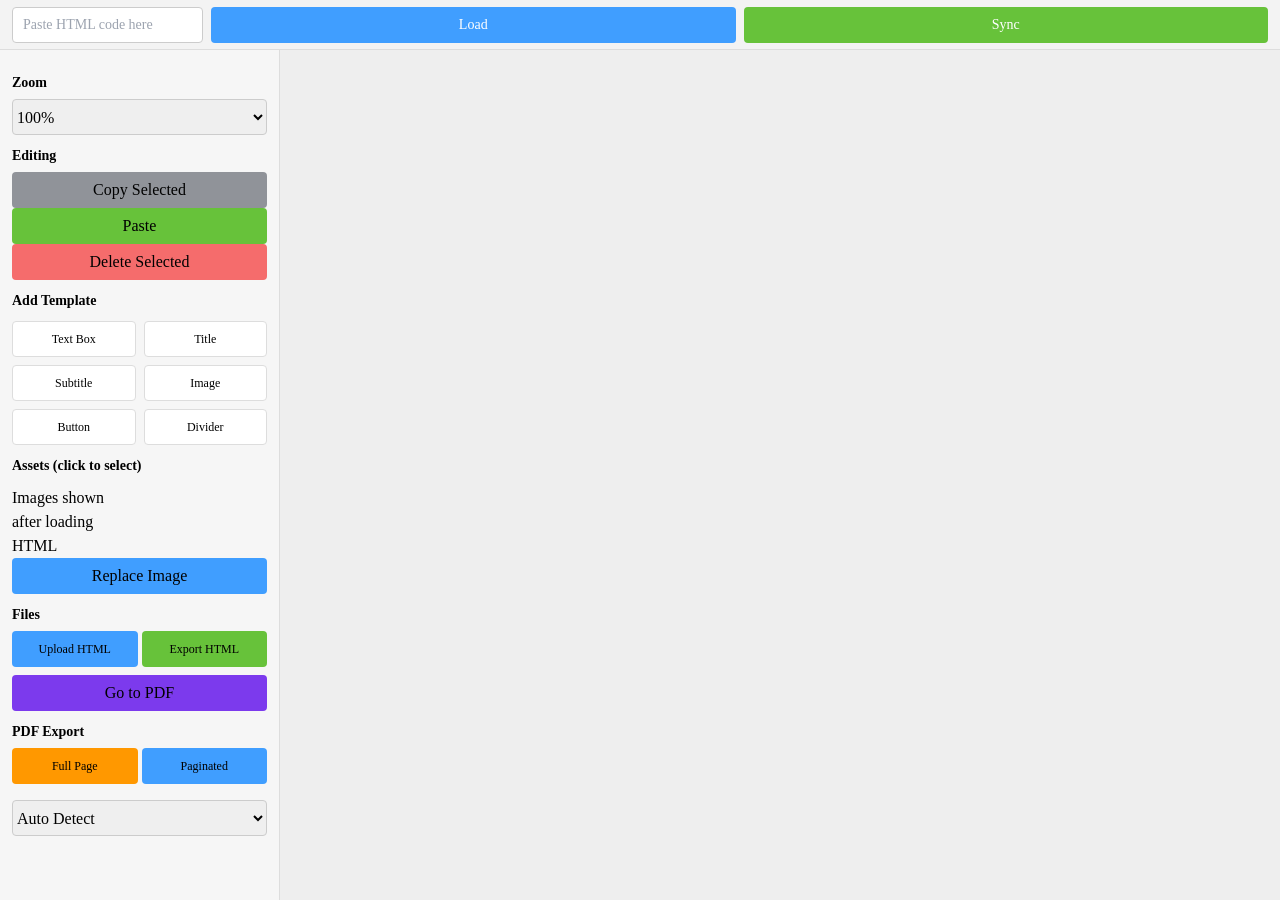
<file: editor-en.html>
<!DOCTYPE html>
<html lang="en">
<head>
<meta charset="UTF-8">
<meta name="viewport" content="width=device-width, initial-scale=1.0">
<title>HTML Editor</title>
<!-- 新增Tailwind CSS CDN支持 -->
<script src="lib/tailwind.js"></script>
<link href="fonts/google-fonts.css" rel="stylesheet"/>
<link href="fonts/material-icons.css" rel="stylesheet"/>
<script src="lib/html2canvas.min.js"></script>
<script src="lib/jspdf.umd.min.js"></script>
<style>
* {margin:0;padding:0;box-sizing:border-box;}
html,body {height:100%;font-family:Microsoft YaHei;overflow:hidden;}

.top-bar {
  position: fixed;
  top: 0;
  left: 0;
  right: 0;
  height: 50px;
  background: #f3f3f3;
  border-bottom: 1px solid #ddd;
  display: flex;
  align-items: center;
  padding: 0 12px;
  gap: 8px;
  z-index: 10;
}
#htmlInput {
  flex: 1;
  height: 36px;
  padding: 0 10px;
  border: 1px solid #ccc;
  border-radius: 4px;
  font-size: 14px;
}
.btn {
  height: 36px;
  padding: 0 14px;
  border: none;
  border-radius: 4px;
  color: white;
  cursor: pointer;
  font-size: 14px;
}
.btn-load { background: #409eff; }
.btn-sync { background: #67c23a; }

.main {
  display: flex;
  height: calc(100vh - 50px);
  margin-top: 50px;
  overflow: hidden;
}

.left {
  width: 280px;
  background: #f6f6f6;
  border-right: 1px solid #ddd;
  padding: 12px;
  overflow-y: auto;
  flex-shrink: 0;
}
.tit {
  font-weight: bold;
  margin: 10px 0 6px;
  font-size: 14px;
}
select, button {
  width: 100%;
  height: 36px;
  border-radius: 4px;
  border: 1px solid #ccc;
  margin-bottom: 8px;
}
button {
  color: white;
  border: none;
  cursor: pointer;
}
.btn-primary { background: #409eff; }
.btn-success { background: #67c23a; }
.btn-warning { background: #ff9800; }
.btn-danger { background: #f56c6c; }
.btn-copy { background: #909399; }
.btn-gopdf { background: #7c3aed; }
.btn-file {
  display: flex;
  gap: 4px;
  margin-bottom: 8px;
}
.btn-file button {
  width: 50%;
  font-size: 12px;
  padding: 0;
}
.btn-pdf-option {
  display: flex;
  gap: 4px;
  margin-bottom: 8px;
}
.btn-pdf-option button {
  width: 50%;
  font-size: 12px;
  padding: 0;
}

.imgs {
  display: grid;
  grid-template-columns: 1fr 1fr;
  gap: 6px;
  margin-top: 10px;
}
.thumb {
  width: 100%;
  aspect-ratio: 16/9;
  object-fit: cover;
  border-radius: 4px;
  cursor: pointer;
  border: 2px solid transparent;
}
.thumb.active {
  border-color: #409eff;
}

.template-list {
  display: grid;
  grid-template-columns: 1fr 1fr;
  gap: 8px;
  margin-top: 10px;
}
.template-item {
  padding: 8px;
  background: white;
  border: 1px solid #ddd;
  border-radius: 4px;
  text-align: center;
  cursor: pointer;
  font-size: 12px;
}
.template-item:hover {
  border-color: #409eff;
  background: #ecf5ff;
}

.right {
  flex: 1;
  background: #eee;
  padding: 20px;
  overflow: auto !important;
  display: block;
  position: relative;
}
#stage-container {
  width: fit-content;
  min-width: 100%;
  display: flex;
  justify-content: center;
}
#stage {
  background: #fff;
  transform-origin: top left !important;
  position: relative;
  box-shadow: 0 2px 10px rgba(0,0,0,0.1);
  overflow: visible !important;
  width: fit-content !important;
  height: fit-content !important;
}

#stage [contenteditable]::selection,
#stage ::selection {
  background: rgba(64, 158, 255, 0.2);
}
#stage .selected-element {
  outline: 2px dashed #409eff !important;
  position: relative;
  cursor: move;
}

#file {display: none;}
#htmlFile {display: none;}
.loading-mask {
  position: fixed;
  top: 0;
  left: 0;
  width: 100%;
  height: 100%;
  background: rgba(0,0,0,0.5);
  display: flex;
  align-items: center;
  justify-content: center;
  color: white;
  font-size: 18px;
  z-index: 9999;
  display: none;
}

#stage,
#stage *[contenteditable="true"],
#stage *:focus,
#stage *::selection {
    outline: none !important;
    border-color: transparent !important;
    box-shadow: none !important;
    -webkit-tap-highlight-color: transparent !important;
    caret-color: #333 !important;
}

#stage .material-icons {
    width: 1em !important;
    direction: rtl !important;
    font-family: 'Material Icons' !important;
}
#stage .title-font {
    font-family: "Source Code Pro", monospace !important;
}
#stage .subtitle-font {
    font-family: "Roboto Flex", sans-serif !important;
}
#stage .ppt-slide {
    width: 1280px !important;
    height: 720px !important;
    margin: 0 auto !important;
    box-sizing: border-box !important;
    position: relative !important;
}
</style>
</head>
<body>

<div class="top-bar">
  <input id="htmlInput" placeholder="Paste HTML code here">
  <button class="btn btn-load" id="loadBtn">Load</button>
  <button class="btn btn-sync" id="syncBtn">Sync</button>
</div>

<div class="loading-mask" id="loadingMask">
  <div>
    <div>Generating PDF...</div>
    <div style="font-size:14px;margin-top:10px;">Please wait...</div>
  </div>
</div>

<div class="main">
  <div class="left">
    <div class="tit">Zoom</div>
    <select id="zoom">
      <option value="0.3">30%</option>
      <option value="0.5">50%</option>
      <option value="0.7">70%</option>
      <option value="0.8">80%</option>
      <option value="1" selected>100%</option>
      <option value="fit">自动适应窗口</option>
    </select>

    <div class="tit">Editing</div>
    <button class="btn-copy" id="copyBtn">Copy Selected</button>
    <button class="btn-success" id="pasteBtn">Paste</button>
    <button class="btn-danger" id="deleteBtn">Delete Selected</button>

    <div class="tit">Add Template</div>
    <div class="template-list" id="templateList">
      <div class="template-item" data-type="text">Text Box</div>
      <div class="template-item" data-type="title">Title</div>
      <div class="template-item" data-type="subtitle">Subtitle</div>
      <div class="template-item" data-type="image">Image</div>
      <div class="template-item" data-type="button">Button</div>
      <div class="template-item" data-type="divider">Divider</div>
    </div>

    <div class="tit">Assets (click to select)</div>
    <div class="imgs" id="imgList">Images shown after loading HTML</div>

    <button class="btn-primary" id="replace">Replace Image</button>

    <div class="tit">Files</div>
    <div class="btn-file">
      <button class="btn-primary" id="uploadHtmlBtn">Upload HTML</button>
      <button class="btn-success" id="downloadHtmlBtn">Export HTML</button>
    </div>
    <input type="file" id="htmlFile" accept=".html,.htm,.txt">

    <button class="btn-gopdf" id="goPdfBtn">Go to PDF</button>

    <div class="tit">PDF Export</div>
    <div class="btn-pdf-option">
      <button class="btn-warning" id="pdfLongBtn">Full Page</button>
      <button class="btn-primary" id="pdfPageBtn">Paginated</button>
    </div>
    <select id="pdfOrientation" class="mt-2">
      <option value="auto">Auto Detect</option>
      <option value="portrait">Portrait</option>
      <option value="landscape">Landscape</option>
    </select>

    <input type="file" id="file" accept="image/*">
  </div>

  <div class="right">
    <div id="stage-container">
      <div id="stage" contenteditable="true"></div>
    </div>
  </div>
</div>

<script>
const { jsPDF } = window.jspdf;
const stage = document.getElementById('stage');
const stageContainer = document.getElementById('stage-container');
const htmlInput = document.getElementById('htmlInput');
const loadBtn = document.getElementById('loadBtn');
const syncBtn = document.getElementById('syncBtn');
const zoom = document.getElementById('zoom');
const imgList = document.getElementById('imgList');
const replace = document.getElementById('replace');
const file = document.getElementById('file');
const copyBtn = document.getElementById('copyBtn');
const pasteBtn = document.getElementById('pasteBtn');
const deleteBtn = document.getElementById('deleteBtn');
const templateList = document.getElementById('templateList');
const pdfLongBtn = document.getElementById('pdfLongBtn');
const pdfPageBtn = document.getElementById('pdfPageBtn');
const loadingMask = document.getElementById('loadingMask');
const pdfOrientation = document.getElementById('pdfOrientation');
const uploadHtmlBtn = document.getElementById('uploadHtmlBtn');
const downloadHtmlBtn = document.getElementById('downloadHtmlBtn');
const htmlFile = document.getElementById('htmlFile');
const goPdfBtn = document.getElementById('goPdfBtn');

let selectedImg = null;
let imgUrls = [];
let copiedHtml = '';
let selectedElement = null;

let isDragging = false;
let baseX = 0, baseY = 0;
let offsetX = 0, offsetY = 0;
let isEditing = false;

function initStageEvents() {
  stage.addEventListener('click', (e) => {
    if (isDragging) return;
    if (selectedElement) {
      selectedElement.classList.remove('selected-element');
    }
    if (e.target !== stage) {
      selectedElement = e.target;
      selectedElement.classList.add('selected-element');
      e.stopPropagation();
    } else {
      selectedElement = null;
    }
  });

  stage.addEventListener('dblclick', (e) => {
    e.stopPropagation();
    e.preventDefault();
    if (selectedElement) {
      selectedElement.classList.remove('selected-element');
      selectedElement = null;
    }
    isEditing = true;
    e.target.contentEditable = true;
    e.target.focus();
    const range = document.createRange();
    const sel = window.getSelection();
    range.selectNodeContents(e.target);
    range.collapse(true);
    sel.removeAllRanges();
    sel.addRange(range);
  });

  stage.addEventListener('mousedown', (e) => {
    if (!selectedElement || e.target !== selectedElement) return;
    if (isEditing) return;
    isDragging = true;
    selectedElement.style.position = 'relative';
    baseX = e.clientX;
    baseY = e.clientY;
    e.preventDefault();
  });

  document.addEventListener('mousemove', (e) => {
    if (!isDragging || !selectedElement) return;
    const dx = e.clientX - baseX;
    const dy = e.clientY - baseY;
    selectedElement.style.left = (offsetX + dx) + 'px';
    selectedElement.style.top = (offsetY + dy) + 'px';
  });

  document.addEventListener('mouseup', () => {
    if (isDragging && selectedElement) {
      offsetX = parseInt(selectedElement.style.left || 0);
      offsetY = parseInt(selectedElement.style.top || 0);
    }
    isDragging = false;
    isEditing = false;
  });

  stage.addEventListener('dragstart', (e) => {
    e.preventDefault();
  });

  stage.addEventListener('blur', () => {
    isEditing = false;
  });
}

function getRealContentSize() {
  const clone = stage.cloneNode(true);
  clone.style.visibility = 'hidden';
  clone.style.position = 'absolute';
  clone.style.transform = 'none';
  clone.style.top = '-9999px';
  clone.style.left = '-9999px';
  clone.style.width = 'auto';
  clone.style.height = 'auto';
  document.body.appendChild(clone);
  const rect = clone.getBoundingClientRect();
  const w = Math.ceil(rect.width);
  const h = Math.ceil(rect.height);
  document.body.removeChild(clone);
  return { width: w, height: h };
}

function getPDFOrientation(contentSize) {
  const selected = pdfOrientation.value;
  if (selected !== 'auto') return selected;
  return contentSize.width > contentSize.height ? 'landscape' : 'portrait';
}

function updateZoom() {
  const z = zoom.value;
  const { width: cw, height: ch } = getRealContentSize();
  const wrap = document.querySelector('.right');
  const pw = wrap.clientWidth - 40;
  const ph = wrap.clientHeight - 40;
  let scale = 1;
  if (z === 'fit') {
    const s1 = pw / cw;
    const s2 = ph / ch;
    scale = Math.min(s1, s2);
    scale = Math.max(scale, 0.1);
  } else {
    scale = parseFloat(z);
  }
  stage.style.transform = `scale(${scale})`;
  stageContainer.style.width = `${cw * scale}px`;
  stageContainer.style.height = `${ch * scale}px`;
}

loadBtn.onclick = () => {
  let htmlContent = htmlInput.value.trim();
  if (htmlContent.includes('<html') || htmlContent.includes('<head')) {
    const tempDiv = document.createElement('div');
    tempDiv.innerHTML = htmlContent;
    const bodyContent = tempDiv.querySelector('body')?.innerHTML || htmlContent;
    stage.innerHTML = bodyContent;
    stage.querySelectorAll('.material-icons').forEach(el => {
      el.style.fontFamily = 'Material Icons !important';
    });
  } else {
    stage.innerHTML = htmlContent;
  }
  setTimeout(() => {
    scanImages();
    updateZoom();
  }, 100);
};

syncBtn.onclick = () => {
  htmlInput.value = stage.innerHTML;
};

zoom.onchange = updateZoom;

copyBtn.onclick = () => {
  if (!selectedElement) return alert('Please select content');
  copiedHtml = selectedElement.outerHTML;
  navigator.clipboard.writeText(copiedHtml).then(() => alert('Copied'));
};

pasteBtn.onclick = () => {
  if (!copiedHtml) return alert('Copy something first');
  const temp = document.createElement('div');
  temp.innerHTML = copiedHtml;
  if (selectedElement) selectedElement.after(temp.firstChild);
  else stage.appendChild(temp.firstChild);
  setTimeout(updateZoom, 200);
};

deleteBtn.onclick = () => {
  if (!selectedElement) return alert('Please select content');
  selectedElement.remove();
  selectedElement = null;
  setTimeout(updateZoom, 200);
};

templateList.onclick = (e) => {
  const t = e.target.dataset.type;
  let html = '';
  if (t === 'text') html = `<div contenteditable style="margin:10px; padding:10px; border:1px solid #ccc; min-height:60px;">Text</div>`;
  if (t === 'title') html = `<h1 contenteditable style="margin:10px;">Title</h1>`;
  if (t === 'subtitle') html = `<h2 contenteditable style="margin:10px;">Subtitle</h2>`;
  if (t === 'image') html = `<div style="margin:10px;"><img src="https://placeholder.pics/svg/400x225"></div>`;
  if (t === 'button') html = `<button style="margin:10px;">Button</button>`;
  if (t === 'divider') html = `<hr style="margin:10px 0;">`;
  const temp = document.createElement('div');
  temp.innerHTML = html;
  stage.appendChild(temp.firstChild);
  setTimeout(updateZoom, 200);
};

function scanImages() {
  const set = new Set();
  imgList.innerHTML = '';
  imgUrls = [];
  stage.querySelectorAll('img').forEach(i => { set.add(i.src); imgUrls.push({type:'img', el:i, src:i.src}); });
  stage.querySelectorAll('*').forEach(i => {
    const bg = getComputedStyle(i).backgroundImage;
    const m = bg.match(/url\(["']?(.*?)["']?\)/);
    if (m && m[1]) { set.add(m[1]); imgUrls.push({type:'bg', el:i, src:m[1]}); }
  });
  Array.from(set).forEach(src => {
    const img = document.createElement('img');
    img.className = 'thumb';
    img.src = src;
    img.onclick = () => {
      document.querySelectorAll('.thumb').forEach(i=>i.classList.remove('active'));
      img.classList.add('active');
      selectedImg = imgUrls.find(u=>u.src === src);
    };
    imgList.appendChild(img);
  });
}

replace.onclick = () => { if (selectedImg) file.click(); else alert('Select an image first'); };
file.onchange = (e) => {
  if (!selectedImg) return;
  const url = URL.createObjectURL(e.target.files[0]);
  if (selectedImg.type === 'img') selectedImg.el.src = url;
  if (selectedImg.type === 'bg') selectedImg.el.style.backgroundImage = `url(${url})`;
  setTimeout(() => { scanImages(); updateZoom(); }, 200);
};

// Upload HTML
uploadHtmlBtn.onclick = () => htmlFile.click();
htmlFile.onchange = (e) => {
  const file = e.target.files[0];
  if (!file) return;
  const reader = new FileReader();
  reader.onload = (evt) => {
    htmlInput.value = evt.target.result;
    loadBtn.click();
  };
  reader.readAsText(file);
  htmlFile.value = '';
};

// Export HTML
downloadHtmlBtn.onclick = () => {
  const html = `<!DOCTYPE html>\n<html lang="en">\n<head>\n  <meta charset="UTF-8">\n  <meta name="viewport" content="width=device-width, initial-scale=1.0">\n  <title>导出文档</title>\n</head>\n<body>\n${stage.innerHTML}\n</body>\n</html>`;
  const blob = new Blob([html], { type: 'text/html;charset=utf-8' });
  const url = URL.createObjectURL(blob);
  const a = document.createElement('a');
  a.href = url; a.download = 'exported.html';
  document.body.appendChild(a); a.click();
  document.body.removeChild(a);
  URL.revokeObjectURL(url);
};

// 跳Go to PDF
goPdfBtn.onclick = () => {
  htmlInput.value = stage.innerHTML;
  const fullHtml = '<!DOCTYPE html>\n<html><head><meta charset="UTF-8"><base href="/html-tools/"></head><body>' + stage.innerHTML + '</body></html>';
  try {
    localStorage.setItem('pdf_export_html', fullHtml);
  } catch(e) {}
  window.open('/html-tools/html2pdf.html', '_blank');
};

// PDF Export
async function exportPDF(isLong) {
  loadingMask.style.display = 'flex';
  try {
    const oriTransform = stage.style.transform;
    const oriWidth = stage.style.width;
    const oriHeight = stage.style.height;
    stage.style.transform = 'none';
    stage.style.width = 'auto';
    stage.style.height = 'auto';
    await new Promise(resolve => requestAnimationFrame(resolve));
    await new Promise(resolve => setTimeout(resolve, 200));
    const contentSize = getRealContentSize();
    const orientation = getPDFOrientation(contentSize);
    const canvas = await html2canvas(stage, {
      scale: 3,
      useCORS: true,
      backgroundColor: '#ffffff',
      width: contentSize.width,
      height: contentSize.height,
      x: 0,
      y: 0,
      scrollX: 0,
      scrollY: 0,
      windowWidth: contentSize.width,
      windowHeight: contentSize.height,
      ignoreElements: e => e.classList.contains('edit-hint'),
      logging: false,
      letterRendering: true,
      allowTaint: true,
      imageTimeout: 15000,
      removeContainer: true
    });
    stage.style.transform = oriTransform;
    stage.style.width = oriWidth;
    stage.style.height = oriHeight;

    const filename = isLong ? 'Full Page.pdf' : 'Paginated.pdf';
    const pdf = isLong
      ? new jsPDF({ orientation, unit: 'px', format: [contentSize.width, contentSize.height] })
      : new jsPDF({ orientation, unit: 'mm', format: 'a4' });
    
    if (isLong) {
      pdf.addImage(canvas, 'PNG', 0, 0, contentSize.width, contentSize.height, '', 'FAST');
    } else {
      const pageWidth = pdf.internal.pageSize.getWidth();
      const pageHeight = pdf.internal.pageSize.getHeight();
      const imgWidth = pageWidth - 10;
      const imgHeight = (canvas.height * imgWidth) / canvas.width;
      let currentHeight = 0;
      let pageNum = 1;
      while (currentHeight < imgHeight) {
        if (pageNum > 1) pdf.addPage();
        const remainingHeight = imgHeight - currentHeight;
        const renderHeight = Math.min(pageHeight - 10, remainingHeight);
        pdf.addImage(canvas, 'PNG', 5, 5, imgWidth, imgHeight, '', 'FAST', 0, currentHeight * (canvas.height / imgHeight), imgWidth * (canvas.width / imgWidth), renderHeight * (canvas.height / imgHeight));
        currentHeight += renderHeight;
        pageNum++;
      }
    }
    
    // 替换 Adobe 标识后下载
    const buf = pdf.output('arraybuffer');
    const bytes = new Uint8Array(buf);
    const search = new TextEncoder().encode('/Registry (Adobe)');
    const replace = new TextEncoder().encode('/Registry (Generic)');
    if (search.length === replace.length) {
      for (let i = 0; i <= bytes.length - search.length; i++) {
        let match = true;
        for (let j = 0; j < search.length; j++) {
          if (bytes[i + j] !== search[j]) { match = false; break; }
        }
        if (match) {
          for (let j = 0; j < replace.length; j++) bytes[i + j] = replace[j];
        }
      }
    }
    const blob = new Blob([bytes], { type: 'application/pdf' });
    const url = URL.createObjectURL(blob);
    const a = document.createElement('a');
    a.href = url; a.download = filename;
    document.body.appendChild(a); a.click();
    document.body.removeChild(a);
    URL.revokeObjectURL(url);
    alert('PDF Export成功！');
  } catch (error) {
    console.error('PDF Export失败:', error);
    alert(`PDF Export失败：${error.message}`);
  } finally {
    loadingMask.style.display = 'none';
  }
}

pdfLongBtn.onclick = () => exportPDF(true);
pdfPageBtn.onclick = () => exportPDF(false);

window.addEventListener('resize', () => {
  if (zoom.value === 'fit') updateZoom();
});

new MutationObserver(() => {
  setTimeout(updateZoom, 100);
}).observe(stage, { childList: true, subtree: true, attributes: true });

window.onload = () => {
  initStageEvents();
  updateZoom();
  if (window.tailwind) {
    tailwind.config = {
      theme: {
        extend: {
          fontFamily: {
            'noto': ['Noto Sans SC', 'sans-serif'],
            'source-code': ['Source Code Pro', 'monospace'],
            'roboto': ['Roboto Flex', 'sans-serif']
          }
        }
      }
    }
  }
};
</script>
</body>
</html>
</file>
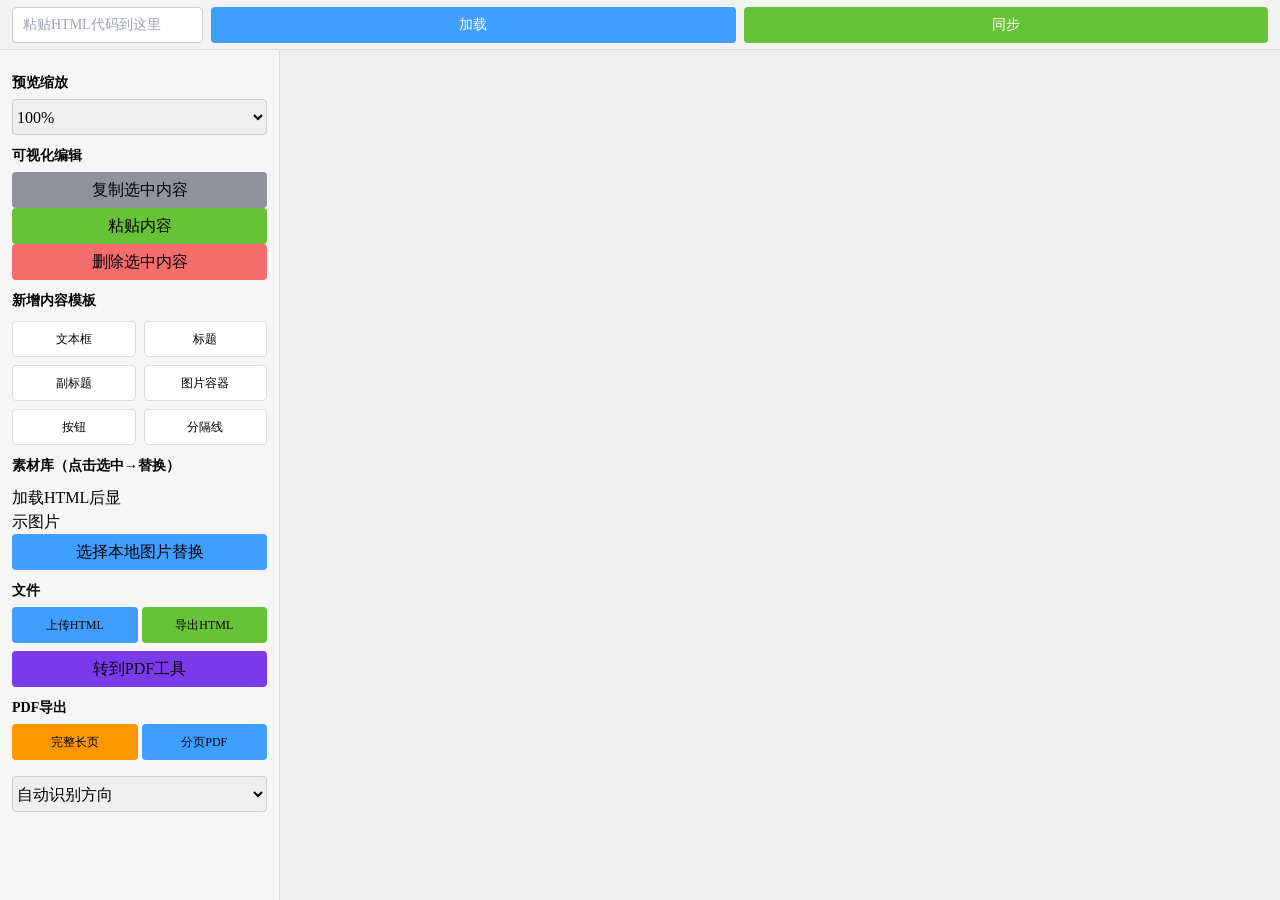
<file: editor.html>
<!DOCTYPE html>
<html lang="zh-CN">
<head>
<meta charset="UTF-8">
<meta name="viewport" content="width=device-width, initial-scale=1.0">
<title>HTML编辑器</title>
<!-- 新增Tailwind CSS CDN支持 -->
<script src="lib/tailwind.js"></script>
<link href="fonts/google-fonts.css" rel="stylesheet"/>
<link href="fonts/material-icons.css" rel="stylesheet"/>
<script src="lib/html2canvas.min.js"></script>
<script src="lib/jspdf.umd.min.js"></script>
<style>
* {margin:0;padding:0;box-sizing:border-box;}
html,body {height:100%;font-family:Microsoft YaHei;overflow:hidden;}

.top-bar {
  position: fixed;
  top: 0;
  left: 0;
  right: 0;
  height: 50px;
  background: #f3f3f3;
  border-bottom: 1px solid #ddd;
  display: flex;
  align-items: center;
  padding: 0 12px;
  gap: 8px;
  z-index: 10;
}
#htmlInput {
  flex: 1;
  height: 36px;
  padding: 0 10px;
  border: 1px solid #ccc;
  border-radius: 4px;
  font-size: 14px;
}
.btn {
  height: 36px;
  padding: 0 14px;
  border: none;
  border-radius: 4px;
  color: white;
  cursor: pointer;
  font-size: 14px;
}
.btn-load { background: #409eff; }
.btn-sync { background: #67c23a; }

.main {
  display: flex;
  height: calc(100vh - 50px);
  margin-top: 50px;
  overflow: hidden;
}

.left {
  width: 280px;
  background: #f6f6f6;
  border-right: 1px solid #ddd;
  padding: 12px;
  overflow-y: auto;
  flex-shrink: 0;
}
.tit {
  font-weight: bold;
  margin: 10px 0 6px;
  font-size: 14px;
}
select, button {
  width: 100%;
  height: 36px;
  border-radius: 4px;
  border: 1px solid #ccc;
  margin-bottom: 8px;
}
button {
  color: white;
  border: none;
  cursor: pointer;
}
.btn-primary { background: #409eff; }
.btn-success { background: #67c23a; }
.btn-warning { background: #ff9800; }
.btn-danger { background: #f56c6c; }
.btn-copy { background: #909399; }
.btn-gopdf { background: #7c3aed; }
.btn-file {
  display: flex;
  gap: 4px;
  margin-bottom: 8px;
}
.btn-file button {
  width: 50%;
  font-size: 12px;
  padding: 0;
}
.btn-pdf-option {
  display: flex;
  gap: 4px;
  margin-bottom: 8px;
}
.btn-pdf-option button {
  width: 50%;
  font-size: 12px;
  padding: 0;
}

.imgs {
  display: grid;
  grid-template-columns: 1fr 1fr;
  gap: 6px;
  margin-top: 10px;
}
.thumb {
  width: 100%;
  aspect-ratio: 16/9;
  object-fit: cover;
  border-radius: 4px;
  cursor: pointer;
  border: 2px solid transparent;
}
.thumb.active {
  border-color: #409eff;
}

.template-list {
  display: grid;
  grid-template-columns: 1fr 1fr;
  gap: 8px;
  margin-top: 10px;
}
.template-item {
  padding: 8px;
  background: white;
  border: 1px solid #ddd;
  border-radius: 4px;
  text-align: center;
  cursor: pointer;
  font-size: 12px;
}
.template-item:hover {
  border-color: #409eff;
  background: #ecf5ff;
}

.right {
  flex: 1;
  background: #eee;
  padding: 20px;
  overflow: auto !important;
  display: block;
  position: relative;
}
#stage-container {
  width: fit-content;
  min-width: 100%;
  display: flex;
  justify-content: center;
}
#stage {
  background: #fff;
  transform-origin: top left !important;
  position: relative;
  box-shadow: 0 2px 10px rgba(0,0,0,0.1);
  overflow: visible !important;
  width: fit-content !important;
  height: fit-content !important;
}

#stage [contenteditable]::selection,
#stage ::selection {
  background: rgba(64, 158, 255, 0.2);
}
#stage .selected-element {
  outline: 2px dashed #409eff !important;
  position: relative;
  cursor: move;
}

#file {display: none;}
#htmlFile {display: none;}
.loading-mask {
  position: fixed;
  top: 0;
  left: 0;
  width: 100%;
  height: 100%;
  background: rgba(0,0,0,0.5);
  display: flex;
  align-items: center;
  justify-content: center;
  color: white;
  font-size: 18px;
  z-index: 9999;
  display: none;
}

#stage,
#stage *[contenteditable="true"],
#stage *:focus,
#stage *::selection {
    outline: none !important;
    border-color: transparent !important;
    box-shadow: none !important;
    -webkit-tap-highlight-color: transparent !important;
    caret-color: #333 !important;
}

#stage .material-icons {
    width: 1em !important;
    direction: rtl !important;
    font-family: 'Material Icons' !important;
}
#stage .title-font {
    font-family: "Source Code Pro", monospace !important;
}
#stage .subtitle-font {
    font-family: "Roboto Flex", sans-serif !important;
}
#stage .ppt-slide {
    width: 1280px !important;
    height: 720px !important;
    margin: 0 auto !important;
    box-sizing: border-box !important;
    position: relative !important;
}
</style>
</head>
<body>

<div class="top-bar">
  <input id="htmlInput" placeholder="粘贴HTML代码到这里">
  <button class="btn btn-load" id="loadBtn">加载</button>
  <button class="btn btn-sync" id="syncBtn">同步</button>
</div>

<div class="loading-mask" id="loadingMask">
  <div>
    <div>正在生成PDF...</div>
    <div style="font-size:14px;margin-top:10px;">请不要关闭页面</div>
  </div>
</div>

<div class="main">
  <div class="left">
    <div class="tit">预览缩放</div>
    <select id="zoom">
      <option value="0.3">30%</option>
      <option value="0.5">50%</option>
      <option value="0.7">70%</option>
      <option value="0.8">80%</option>
      <option value="1" selected>100%</option>
      <option value="fit">自动适应窗口</option>
    </select>

    <div class="tit">可视化编辑</div>
    <button class="btn-copy" id="copyBtn">复制选中内容</button>
    <button class="btn-success" id="pasteBtn">粘贴内容</button>
    <button class="btn-danger" id="deleteBtn">删除选中内容</button>

    <div class="tit">新增内容模板</div>
    <div class="template-list" id="templateList">
      <div class="template-item" data-type="text">文本框</div>
      <div class="template-item" data-type="title">标题</div>
      <div class="template-item" data-type="subtitle">副标题</div>
      <div class="template-item" data-type="image">图片容器</div>
      <div class="template-item" data-type="button">按钮</div>
      <div class="template-item" data-type="divider">分隔线</div>
    </div>

    <div class="tit">素材库（点击选中→替换）</div>
    <div class="imgs" id="imgList">加载HTML后显示图片</div>

    <button class="btn-primary" id="replace">选择本地图片替换</button>

    <div class="tit">文件</div>
    <div class="btn-file">
      <button class="btn-primary" id="uploadHtmlBtn">上传HTML</button>
      <button class="btn-success" id="downloadHtmlBtn">导出HTML</button>
    </div>
    <input type="file" id="htmlFile" accept=".html,.htm,.txt">

    <button class="btn-gopdf" id="goPdfBtn">转到PDF工具</button>

    <div class="tit">PDF导出</div>
    <div class="btn-pdf-option">
      <button class="btn-warning" id="pdfLongBtn">完整长页</button>
      <button class="btn-primary" id="pdfPageBtn">分页PDF</button>
    </div>
    <select id="pdfOrientation" class="mt-2">
      <option value="auto">自动识别方向</option>
      <option value="portrait">纵向</option>
      <option value="landscape">横向</option>
    </select>

    <input type="file" id="file" accept="image/*">
  </div>

  <div class="right">
    <div id="stage-container">
      <div id="stage" contenteditable="true"></div>
    </div>
  </div>
</div>

<script>
const { jsPDF } = window.jspdf;
const stage = document.getElementById('stage');
const stageContainer = document.getElementById('stage-container');
const htmlInput = document.getElementById('htmlInput');
const loadBtn = document.getElementById('loadBtn');
const syncBtn = document.getElementById('syncBtn');
const zoom = document.getElementById('zoom');
const imgList = document.getElementById('imgList');
const replace = document.getElementById('replace');
const file = document.getElementById('file');
const copyBtn = document.getElementById('copyBtn');
const pasteBtn = document.getElementById('pasteBtn');
const deleteBtn = document.getElementById('deleteBtn');
const templateList = document.getElementById('templateList');
const pdfLongBtn = document.getElementById('pdfLongBtn');
const pdfPageBtn = document.getElementById('pdfPageBtn');
const loadingMask = document.getElementById('loadingMask');
const pdfOrientation = document.getElementById('pdfOrientation');
const uploadHtmlBtn = document.getElementById('uploadHtmlBtn');
const downloadHtmlBtn = document.getElementById('downloadHtmlBtn');
const htmlFile = document.getElementById('htmlFile');
const goPdfBtn = document.getElementById('goPdfBtn');

let selectedImg = null;
let imgUrls = [];
let copiedHtml = '';
let selectedElement = null;

let isDragging = false;
let baseX = 0, baseY = 0;
let offsetX = 0, offsetY = 0;
let isEditing = false;

function initStageEvents() {
  stage.addEventListener('click', (e) => {
    if (isDragging) return;
    if (selectedElement) {
      selectedElement.classList.remove('selected-element');
    }
    if (e.target !== stage) {
      selectedElement = e.target;
      selectedElement.classList.add('selected-element');
      e.stopPropagation();
    } else {
      selectedElement = null;
    }
  });

  stage.addEventListener('dblclick', (e) => {
    e.stopPropagation();
    e.preventDefault();
    if (selectedElement) {
      selectedElement.classList.remove('selected-element');
      selectedElement = null;
    }
    isEditing = true;
    e.target.contentEditable = true;
    e.target.focus();
    const range = document.createRange();
    const sel = window.getSelection();
    range.selectNodeContents(e.target);
    range.collapse(true);
    sel.removeAllRanges();
    sel.addRange(range);
  });

  stage.addEventListener('mousedown', (e) => {
    if (!selectedElement || e.target !== selectedElement) return;
    if (isEditing) return;
    isDragging = true;
    selectedElement.style.position = 'relative';
    baseX = e.clientX;
    baseY = e.clientY;
    e.preventDefault();
  });

  document.addEventListener('mousemove', (e) => {
    if (!isDragging || !selectedElement) return;
    const dx = e.clientX - baseX;
    const dy = e.clientY - baseY;
    selectedElement.style.left = (offsetX + dx) + 'px';
    selectedElement.style.top = (offsetY + dy) + 'px';
  });

  document.addEventListener('mouseup', () => {
    if (isDragging && selectedElement) {
      offsetX = parseInt(selectedElement.style.left || 0);
      offsetY = parseInt(selectedElement.style.top || 0);
    }
    isDragging = false;
    isEditing = false;
  });

  stage.addEventListener('dragstart', (e) => {
    e.preventDefault();
  });

  stage.addEventListener('blur', () => {
    isEditing = false;
  });
}

function getRealContentSize() {
  const clone = stage.cloneNode(true);
  clone.style.visibility = 'hidden';
  clone.style.position = 'absolute';
  clone.style.transform = 'none';
  clone.style.top = '-9999px';
  clone.style.left = '-9999px';
  clone.style.width = 'auto';
  clone.style.height = 'auto';
  document.body.appendChild(clone);
  const rect = clone.getBoundingClientRect();
  const w = Math.ceil(rect.width);
  const h = Math.ceil(rect.height);
  document.body.removeChild(clone);
  return { width: w, height: h };
}

function getPDFOrientation(contentSize) {
  const selected = pdfOrientation.value;
  if (selected !== 'auto') return selected;
  return contentSize.width > contentSize.height ? 'landscape' : 'portrait';
}

function updateZoom() {
  const z = zoom.value;
  const { width: cw, height: ch } = getRealContentSize();
  const wrap = document.querySelector('.right');
  const pw = wrap.clientWidth - 40;
  const ph = wrap.clientHeight - 40;
  let scale = 1;
  if (z === 'fit') {
    const s1 = pw / cw;
    const s2 = ph / ch;
    scale = Math.min(s1, s2);
    scale = Math.max(scale, 0.1);
  } else {
    scale = parseFloat(z);
  }
  stage.style.transform = `scale(${scale})`;
  stageContainer.style.width = `${cw * scale}px`;
  stageContainer.style.height = `${ch * scale}px`;
}

loadBtn.onclick = () => {
  let htmlContent = htmlInput.value.trim();
  if (htmlContent.includes('<html') || htmlContent.includes('<head')) {
    const tempDiv = document.createElement('div');
    tempDiv.innerHTML = htmlContent;
    const bodyContent = tempDiv.querySelector('body')?.innerHTML || htmlContent;
    stage.innerHTML = bodyContent;
    stage.querySelectorAll('.material-icons').forEach(el => {
      el.style.fontFamily = 'Material Icons !important';
    });
  } else {
    stage.innerHTML = htmlContent;
  }
  setTimeout(() => {
    scanImages();
    updateZoom();
  }, 100);
};

syncBtn.onclick = () => {
  htmlInput.value = stage.innerHTML;
};

zoom.onchange = updateZoom;

copyBtn.onclick = () => {
  if (!selectedElement) return alert('请选中内容');
  copiedHtml = selectedElement.outerHTML;
  navigator.clipboard.writeText(copiedHtml).then(() => alert('复制成功'));
};

pasteBtn.onclick = () => {
  if (!copiedHtml) return alert('请先复制');
  const temp = document.createElement('div');
  temp.innerHTML = copiedHtml;
  if (selectedElement) selectedElement.after(temp.firstChild);
  else stage.appendChild(temp.firstChild);
  setTimeout(updateZoom, 200);
};

deleteBtn.onclick = () => {
  if (!selectedElement) return alert('请选中内容');
  selectedElement.remove();
  selectedElement = null;
  setTimeout(updateZoom, 200);
};

templateList.onclick = (e) => {
  const t = e.target.dataset.type;
  let html = '';
  if (t === 'text') html = `<div contenteditable style="margin:10px; padding:10px; border:1px solid #ccc; min-height:60px;">文本</div>`;
  if (t === 'title') html = `<h1 contenteditable style="margin:10px;">标题</h1>`;
  if (t === 'subtitle') html = `<h2 contenteditable style="margin:10px;">副标题</h2>`;
  if (t === 'image') html = `<div style="margin:10px;"><img src="https://placeholder.pics/svg/400x225"></div>`;
  if (t === 'button') html = `<button style="margin:10px;">按钮</button>`;
  if (t === 'divider') html = `<hr style="margin:10px 0;">`;
  const temp = document.createElement('div');
  temp.innerHTML = html;
  stage.appendChild(temp.firstChild);
  setTimeout(updateZoom, 200);
};

function scanImages() {
  const set = new Set();
  imgList.innerHTML = '';
  imgUrls = [];
  stage.querySelectorAll('img').forEach(i => { set.add(i.src); imgUrls.push({type:'img', el:i, src:i.src}); });
  stage.querySelectorAll('*').forEach(i => {
    const bg = getComputedStyle(i).backgroundImage;
    const m = bg.match(/url\(["']?(.*?)["']?\)/);
    if (m && m[1]) { set.add(m[1]); imgUrls.push({type:'bg', el:i, src:m[1]}); }
  });
  Array.from(set).forEach(src => {
    const img = document.createElement('img');
    img.className = 'thumb';
    img.src = src;
    img.onclick = () => {
      document.querySelectorAll('.thumb').forEach(i=>i.classList.remove('active'));
      img.classList.add('active');
      selectedImg = imgUrls.find(u=>u.src === src);
    };
    imgList.appendChild(img);
  });
}

replace.onclick = () => { if (selectedImg) file.click(); else alert('请选图片'); };
file.onchange = (e) => {
  if (!selectedImg) return;
  const url = URL.createObjectURL(e.target.files[0]);
  if (selectedImg.type === 'img') selectedImg.el.src = url;
  if (selectedImg.type === 'bg') selectedImg.el.style.backgroundImage = `url(${url})`;
  setTimeout(() => { scanImages(); updateZoom(); }, 200);
};

// 上传HTML
uploadHtmlBtn.onclick = () => htmlFile.click();
htmlFile.onchange = (e) => {
  const file = e.target.files[0];
  if (!file) return;
  const reader = new FileReader();
  reader.onload = (evt) => {
    htmlInput.value = evt.target.result;
    loadBtn.click();
  };
  reader.readAsText(file);
  htmlFile.value = '';
};

// 导出HTML
downloadHtmlBtn.onclick = () => {
  const html = `<!DOCTYPE html>\n<html lang="zh-CN">\n<head>\n  <meta charset="UTF-8">\n  <meta name="viewport" content="width=device-width, initial-scale=1.0">\n  <title>导出文档</title>\n</head>\n<body>\n${stage.innerHTML}\n</body>\n</html>`;
  const blob = new Blob([html], { type: 'text/html;charset=utf-8' });
  const url = URL.createObjectURL(blob);
  const a = document.createElement('a');
  a.href = url; a.download = 'exported.html';
  document.body.appendChild(a); a.click();
  document.body.removeChild(a);
  URL.revokeObjectURL(url);
};

// 跳转到PDF工具
goPdfBtn.onclick = () => {
  htmlInput.value = stage.innerHTML;
  const fullHtml = '<!DOCTYPE html>\n<html><head><meta charset="UTF-8"><base href="/html-tools/"></head><body>' + stage.innerHTML + '</body></html>';
  try {
    localStorage.setItem('pdf_export_html', fullHtml);
  } catch(e) {}
  window.open('/html-tools/html2pdf.html', '_blank');
};

// PDF导出
async function exportPDF(isLong) {
  loadingMask.style.display = 'flex';
  try {
    const oriTransform = stage.style.transform;
    const oriWidth = stage.style.width;
    const oriHeight = stage.style.height;
    stage.style.transform = 'none';
    stage.style.width = 'auto';
    stage.style.height = 'auto';
    await new Promise(resolve => requestAnimationFrame(resolve));
    await new Promise(resolve => setTimeout(resolve, 200));
    const contentSize = getRealContentSize();
    const orientation = getPDFOrientation(contentSize);
    const canvas = await html2canvas(stage, {
      scale: 3,
      useCORS: true,
      backgroundColor: '#ffffff',
      width: contentSize.width,
      height: contentSize.height,
      x: 0,
      y: 0,
      scrollX: 0,
      scrollY: 0,
      windowWidth: contentSize.width,
      windowHeight: contentSize.height,
      ignoreElements: e => e.classList.contains('edit-hint'),
      logging: false,
      letterRendering: true,
      allowTaint: true,
      imageTimeout: 15000,
      removeContainer: true
    });
    stage.style.transform = oriTransform;
    stage.style.width = oriWidth;
    stage.style.height = oriHeight;

    const filename = isLong ? '完整长页.pdf' : '分页PDF.pdf';
    const pdf = isLong
      ? new jsPDF({ orientation, unit: 'px', format: [contentSize.width, contentSize.height] })
      : new jsPDF({ orientation, unit: 'mm', format: 'a4' });
    
    if (isLong) {
      pdf.addImage(canvas, 'PNG', 0, 0, contentSize.width, contentSize.height, '', 'FAST');
    } else {
      const pageWidth = pdf.internal.pageSize.getWidth();
      const pageHeight = pdf.internal.pageSize.getHeight();
      const imgWidth = pageWidth - 10;
      const imgHeight = (canvas.height * imgWidth) / canvas.width;
      let currentHeight = 0;
      let pageNum = 1;
      while (currentHeight < imgHeight) {
        if (pageNum > 1) pdf.addPage();
        const remainingHeight = imgHeight - currentHeight;
        const renderHeight = Math.min(pageHeight - 10, remainingHeight);
        pdf.addImage(canvas, 'PNG', 5, 5, imgWidth, imgHeight, '', 'FAST', 0, currentHeight * (canvas.height / imgHeight), imgWidth * (canvas.width / imgWidth), renderHeight * (canvas.height / imgHeight));
        currentHeight += renderHeight;
        pageNum++;
      }
    }
    
    // 替换 Adobe 标识后下载
    const buf = pdf.output('arraybuffer');
    const bytes = new Uint8Array(buf);
    const search = new TextEncoder().encode('/Registry (Adobe)');
    const replace = new TextEncoder().encode('/Registry (Generic)');
    if (search.length === replace.length) {
      for (let i = 0; i <= bytes.length - search.length; i++) {
        let match = true;
        for (let j = 0; j < search.length; j++) {
          if (bytes[i + j] !== search[j]) { match = false; break; }
        }
        if (match) {
          for (let j = 0; j < replace.length; j++) bytes[i + j] = replace[j];
        }
      }
    }
    const blob = new Blob([bytes], { type: 'application/pdf' });
    const url = URL.createObjectURL(blob);
    const a = document.createElement('a');
    a.href = url; a.download = filename;
    document.body.appendChild(a); a.click();
    document.body.removeChild(a);
    URL.revokeObjectURL(url);
    alert('PDF导出成功！');
  } catch (error) {
    console.error('PDF导出失败:', error);
    alert(`PDF导出失败：${error.message}`);
  } finally {
    loadingMask.style.display = 'none';
  }
}

pdfLongBtn.onclick = () => exportPDF(true);
pdfPageBtn.onclick = () => exportPDF(false);

window.addEventListener('resize', () => {
  if (zoom.value === 'fit') updateZoom();
});

new MutationObserver(() => {
  setTimeout(updateZoom, 100);
}).observe(stage, { childList: true, subtree: true, attributes: true });

window.onload = () => {
  initStageEvents();
  updateZoom();
  if (window.tailwind) {
    tailwind.config = {
      theme: {
        extend: {
          fontFamily: {
            'noto': ['Noto Sans SC', 'sans-serif'],
            'source-code': ['Source Code Pro', 'monospace'],
            'roboto': ['Roboto Flex', 'sans-serif']
          }
        }
      }
    }
  }
};
</script>
</body>
</html>
</file>
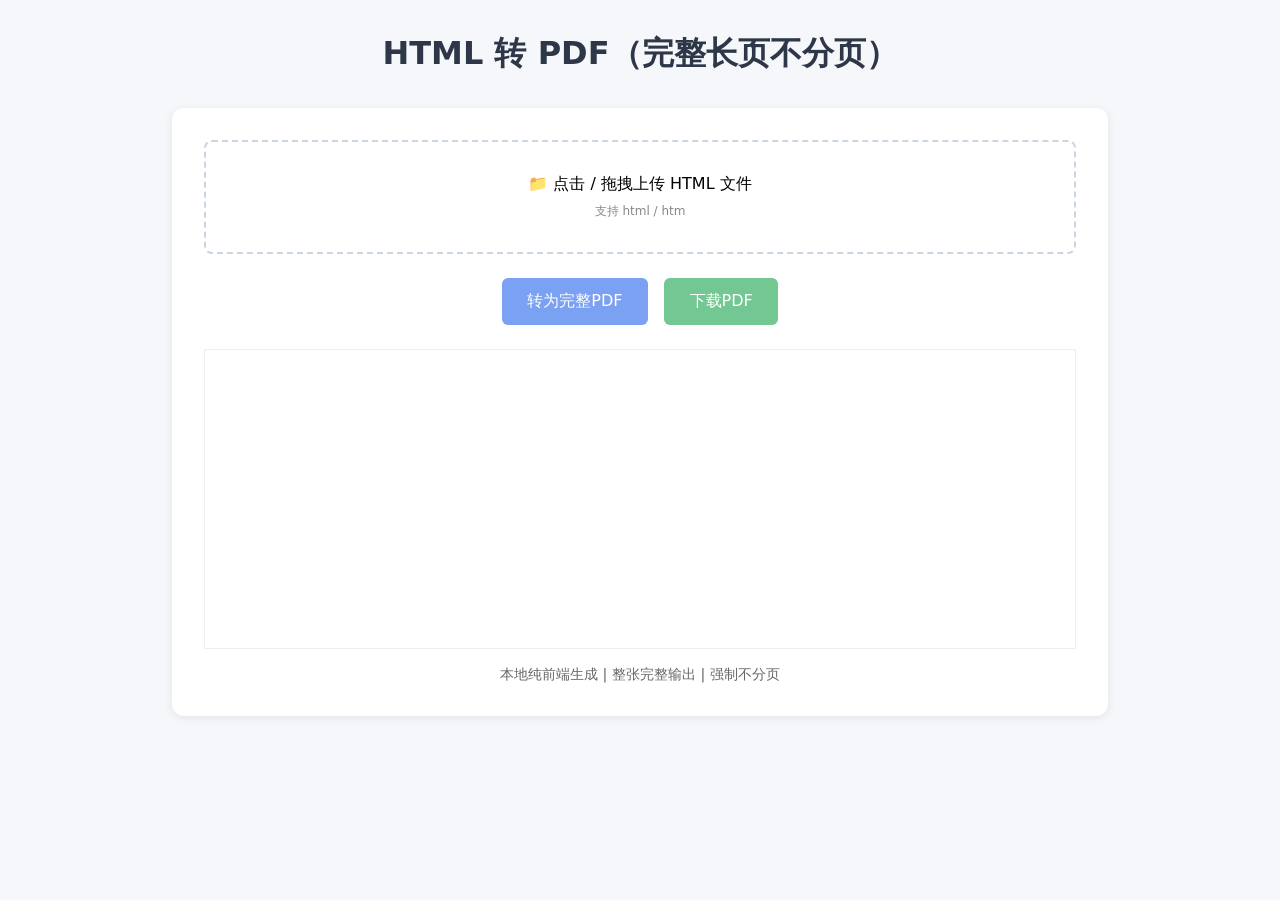
<file: html2pdf.html>
<!DOCTYPE html>
<html lang="zh-CN">
<head>
 <meta charset="UTF-8">
 <meta name="viewport" content="width=device-width, initial-scale=1.0">
 <title>HTML转PDF 完整长页版</title>
 <script src="lib/html2canvas.min.js"></script>
 <script src="lib/jspdf.umd.min.js"></script>
 <style>
 * {
 margin: 0;
 padding: 0;
 box-sizing: border-box;
 font-family: system-ui, sans-serif;
 }
 body {
 background: #f5f7fa;
 padding: 2rem;
 max-width: 1000px;
 margin: 0 auto;
 }
 h1 {
 text-align: center;
 margin-bottom: 2rem;
 color: #2d3748;
 }
 .wrap {
 background: #fff;
 padding: 2rem;
 border-radius: 12px;
 box-shadow: 0 2px 10px rgba(0,0,0,0.08);
 }
 .upload-box {
 border: 2px dashed #cbd5e0;
 border-radius: 8px;
 padding: 2rem;
 text-align: center;
 cursor: pointer;
 margin-bottom: 1.5rem;
 transition: 0.2s;
 }
 .upload-box:hover,.drag-active {
 border-color: #2563eb;
 background: #eff6ff;
 }
 #file-input { display: none; }
 .btn-row {
 display: flex;
 gap: 1rem;
 justify-content: center;
 margin-bottom: 1.5rem;
 }
 button {
 padding: 0.8rem 1.6rem;
 border: none;
 border-radius: 6px;
 font-size: 1rem;
 cursor: pointer;
 }
 .btn-conv { background: #2563eb; color: #fff; }
 .btn-down { background: #16a34a; color: #fff; }
 button:disabled { opacity: 0.6; cursor: not-allowed; }
 .preview-area {
 border: 1px solid #eee;
 padding: 1rem;
 min-height: 300px;
 background: #fff;
 overflow: auto;
 }
 .tip {
 text-align: center;
 color: #666;
 font-size: 0.9rem;
 margin-top: 1rem;
 }
 </style>
</head>
<body>
<h1>HTML 转 PDF（完整长页不分页）</h1>
<div class="wrap">
 <div class="upload-box" id="uploadBox">
 <p>📁 点击 / 拖拽上传 HTML 文件</p>
 <p style="font-size:12px;color:#888;margin-top:8px">支持 html / htm</p>
 </div>
 <input type="file" id="file-input" accept=".html,.htm">

 <div class="btn-row">
 <button class="btn-conv" id="convertBtn" disabled>转为完整PDF</button>
 <button class="btn-down" id="downloadBtn" disabled>下载PDF</button>
 </div>

 <div class="preview-area" id="preview"></div>
 <p class="tip">本地纯前端生成 | 整张完整输出 | 强制不分页</p>
</div>

<script>
const { jsPDF } = window.jspdf;
const uploadBox = document.getElementById('uploadBox');
const fileInput = document.getElementById('file-input');
const convertBtn = document.getElementById('convertBtn');
const downloadBtn = document.getElementById('downloadBtn');
const preview = document.getElementById('preview');

let pdfObj = null;
let baseName = "";

// 点击唤起上传
uploadBox.onclick = () => fileInput.click();

// 拖拽事件
["dragover","dragleave","drop"].forEach(e=>{
 uploadBox.addEventListener(e,ev=>ev.preventDefault());
});
uploadBox.addEventListener("dragover",()=>uploadBox.classList.add("drag-active"));
uploadBox.addEventListener("dragleave",()=>uploadBox.classList.remove("drag-active"));
uploadBox.addEventListener("drop",e=>{
 uploadBox.classList.remove("drag-active");
 if(e.dataTransfer.files[0]) readHtmlFile(e.dataTransfer.files[0]);
});

// 选择文件
fileInput.onchange = e=>{
 if(e.target.files[0]) readHtmlFile(e.target.files[0]);
};

// 读取并渲染HTML
function readHtmlFile(file){
 if(!/\.(html|htm)$/i.test(file.name)){
 alert("请选择HTML格式文件");
 return;
 }
 baseName = file.name.replace(/\.(html|htm)$/i,"");
 const reader = new FileReader();
 reader.readAsText(file);
 reader.onload = res=>{
 preview.innerHTML = res.target.result;
 convertBtn.disabled = false;
 uploadBox.innerHTML = `<p>✅ 已加载：${file.name}</p>`;
 }
}

// 从编辑器跳转过来时，读取 localStorage 中的 HTML
try {
  const html = localStorage.getItem('pdf_export_html');
  if (html) {
    preview.innerHTML = html;
    convertBtn.disabled = false;
    uploadBox.innerHTML = '<p>✅ 来自编辑器</p>';
    localStorage.removeItem('pdf_export_html');
  }
} catch(e) {}

// 转换：自定义尺寸，一整张完整PDF，不分页
convertBtn.onclick = async function(){
 this.innerText = "转换中...";
 this.disabled = true;
 downloadBtn.disabled = true;
 try{
 const canvas = await html2canvas(preview,{
 scale:2,
 useCORS:true,
 logging:false
 });
 // 按内容实际宽高生成【单页超长PDF】，不分页
 const pdfW = canvas.width * 0.264583;
 const pdfH = canvas.height * 0.264583;
 const pdf = new jsPDF({
 orientation: 'portrait',
 unit: 'mm',
 format: [pdfW, pdfH]
 });
 pdf.addImage(canvas,"JPEG",0,0,pdfW,pdfH);
 pdfObj = pdf;
 downloadBtn.disabled = false;
 alert("转换完成，完整长页PDF已生成");
 }catch(err){
 alert("转换失败："+err.message);
 }finally{
 this.innerText = "转为完整PDF";
 this.disabled = false;
 }
}

// 下载
downloadBtn.onclick = function(){
 if(!pdfObj) return;
 pdfObj.save(baseName + ".pdf");
}
</script>
</body>
</html>
</file>
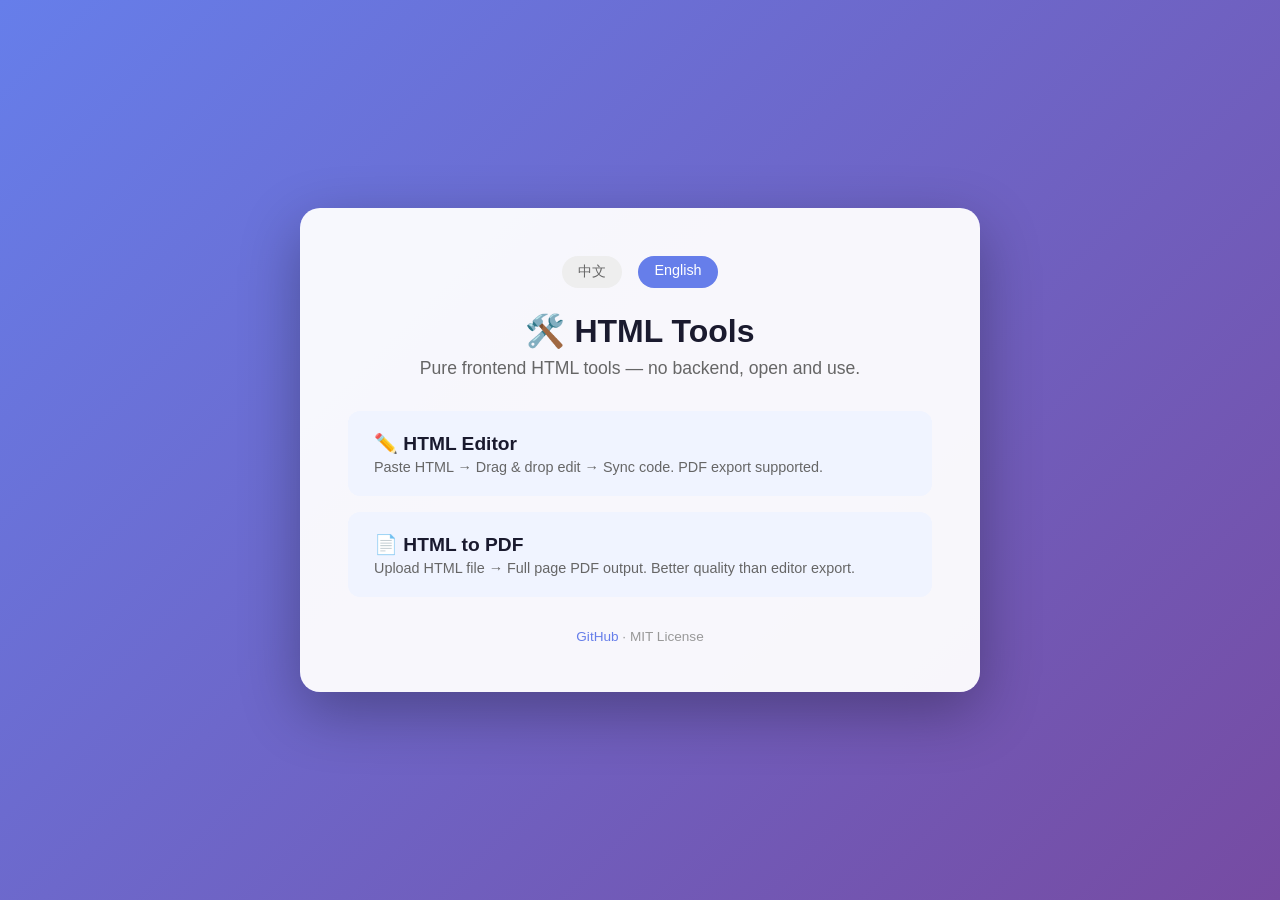
<file: index-en.html>
<!DOCTYPE html>
<html lang="en">
<head>
<meta charset="UTF-8">
<meta name="viewport" content="width=device-width, initial-scale=1.0">
<title>HTML Tools</title>
<style>
*{margin:0;padding:0;box-sizing:border-box}
body{font-family:-apple-system,BlinkMacSystemFont,"Segoe UI",Roboto,sans-serif;background:linear-gradient(135deg,#667eea 0%,#764ba2 100%);min-height:100vh;display:flex;align-items:center;justify-content:center;padding:2rem}
.card{background:rgba(255,255,255,0.95);border-radius:20px;padding:3rem;max-width:680px;width:100%;box-shadow:0 20px 60px rgba(0,0,0,0.3);text-align:center}
h1{font-size:2rem;margin-bottom:.5rem;color:#1a1a2e}
.sub{color:#666;margin-bottom:2rem;font-size:1.1rem}
.tools{display:flex;flex-direction:column;gap:1rem}
.tool{display:block;padding:1.2rem 1.5rem;background:#f0f4ff;border-radius:12px;text-decoration:none;color:#333;text-align:left;transition:all .2s;border:2px solid transparent}
.tool:hover{border-color:#667eea;background:#e8eeff;transform:translateY(-2px)}
.tool-title{font-size:1.2rem;font-weight:600;color:#1a1a2e}
.tool-desc{font-size:.9rem;color:#666;margin-top:4px}
.lang{display:flex;gap:1rem;justify-content:center;margin-bottom:1.5rem}
.lang a{padding:.4rem 1rem;border-radius:20px;text-decoration:none;font-size:.9rem;background:#eee;color:#666;transition:all .2s}
.lang a:hover{background:#667eea;color:#fff}
.lang a.active{background:#667eea;color:#fff}
.footer{margin-top:2rem;font-size:.85rem;color:#999}
.footer a{color:#667eea;text-decoration:none}
</style>
</head>
<body><div class="card">
<div class="lang">
<a href="index.html">中文</a>
<a href="index-en.html" class="active">English</a>
</div>
<h1>🛠️ HTML Tools</h1>
<p class="sub">Pure frontend HTML tools — no backend, open and use.</p>
<div class="tools">
<a href="editor-en.html" class="tool">
<div class="tool-title">✏️ HTML Editor</div>
<div class="tool-desc">Paste HTML → Drag & drop edit → Sync code. PDF export supported.</div></a>
<a href="to-pdf-en.html" class="tool">
<div class="tool-title">📄 HTML to PDF</div>
<div class="tool-desc">Upload HTML file → Full page PDF output. Better quality than editor export.</div></a>
</div>
<div class="footer"><a href="https://github.com/tanzhangjia/html-tools" target="_blank">GitHub</a> · MIT License</div>
</div></body></html>
</file>
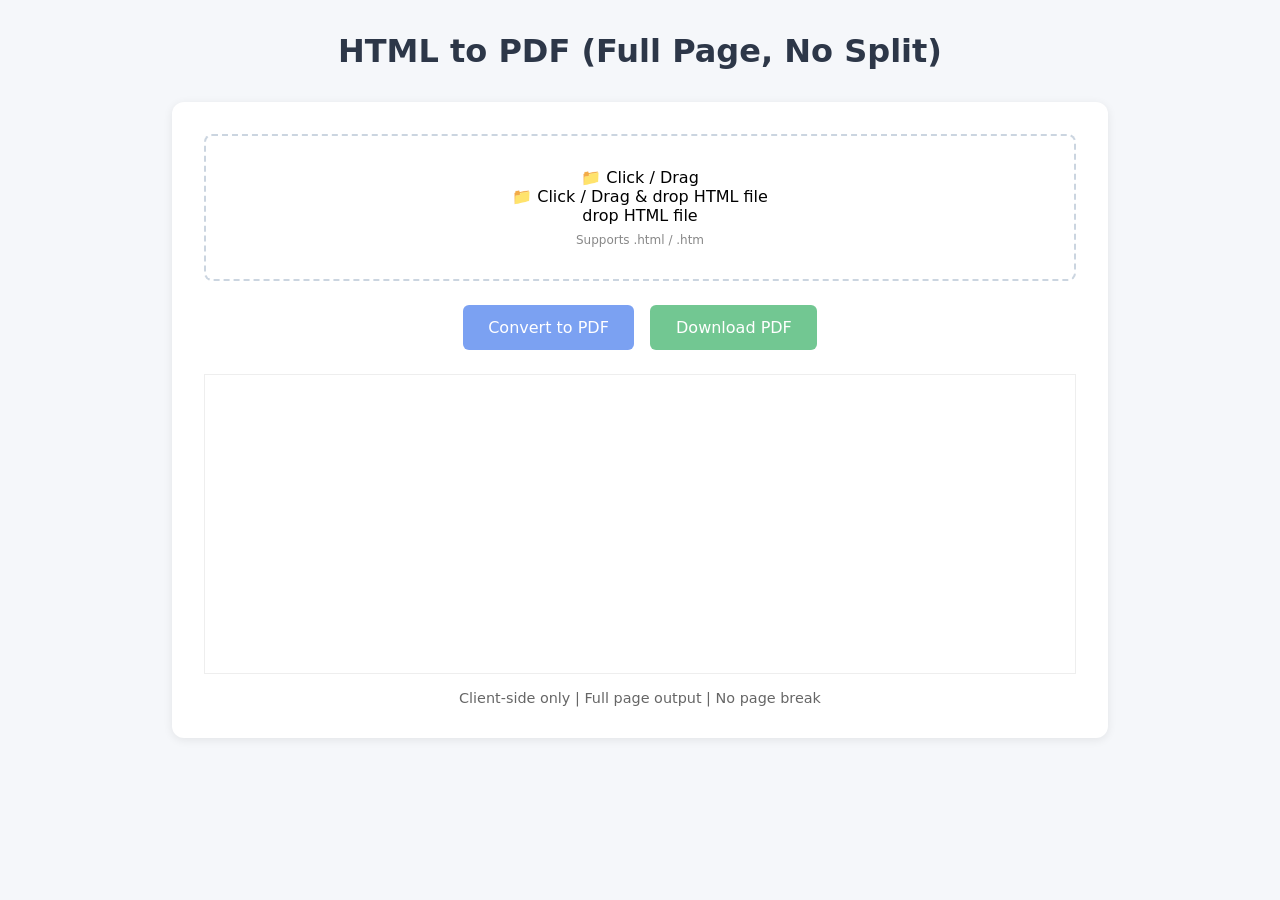
<file: to-pdf-en.html>
<!DOCTYPE html>
<html lang="en">
<head>
 <meta charset="UTF-8">
 <meta name="viewport" content="width=device-width, initial-scale=1.0">
 <title>HTML to PDF</title>
 <script src="lib/html2canvas.min.js"></script>
 <script src="lib/jspdf.umd.min.js"></script>
 <style>
 * {
 margin: 0;
 padding: 0;
 box-sizing: border-box;
 font-family: system-ui, sans-serif;
 }
 body {
 background: #f5f7fa;
 padding: 2rem;
 max-width: 1000px;
 margin: 0 auto;
 }
 h1 {
 text-align: center;
 margin-bottom: 2rem;
 color: #2d3748;
 }
 .wrap {
 background: #fff;
 padding: 2rem;
 border-radius: 12px;
 box-shadow: 0 2px 10px rgba(0,0,0,0.08);
 }
 .upload-box {
 border: 2px dashed #cbd5e0;
 border-radius: 8px;
 padding: 2rem;
 text-align: center;
 cursor: pointer;
 margin-bottom: 1.5rem;
 transition: 0.2s;
 }
 .upload-box:hover,.drag-active {
 border-color: #2563eb;
 background: #eff6ff;
 }
 #file-input { display: none; }
 .btn-row {
 display: flex;
 gap: 1rem;
 justify-content: center;
 margin-bottom: 1.5rem;
 }
 button {
 padding: 0.8rem 1.6rem;
 border: none;
 border-radius: 6px;
 font-size: 1rem;
 cursor: pointer;
 }
 .btn-conv { background: #2563eb; color: #fff; }
 .btn-down { background: #16a34a; color: #fff; }
 button:disabled { opacity: 0.6; cursor: not-allowed; }
 .preview-area {
 border: 1px solid #eee;
 padding: 1rem;
 min-height: 300px;
 background: #fff;
 overflow: auto;
 }
 .tip {
 text-align: center;
 color: #666;
 font-size: 0.9rem;
 margin-top: 1rem;
 }
 </style>
</head>
<body>
<h1>HTML to PDF (Full Page, No Split)</h1>
<div class="wrap">
 <div class="upload-box" id="uploadBox">
 <p>📁 Click / Drag <p>📁 Click / Drag & drop HTML file</p> drop HTML file</p>
 <p style="font-size:12px;color:#888;margin-top:8px">Supports .html / .htm</p>
 </div>
 <input type="file" id="file-input" accept=".html,.htm">

 <div class="btn-row">
 <button class="btn-conv" id="convertBtn" disabled>Convert to PDF</button>
 <button class="btn-down" id="downloadBtn" disabled>Download PDF</button>
 </div>

 <div class="preview-area" id="preview"></div>
 <p class="tip">Client-side only | Full page output | No page break</p>
</div>

<script>
const { jsPDF } = window.jspdf;
const uploadBox = document.getElementById('uploadBox');
const fileInput = document.getElementById('file-input');
const convertBtn = document.getElementById('convertBtn');
const downloadBtn = document.getElementById('downloadBtn');
const preview = document.getElementById('preview');

let pdfObj = null;
let baseName = "";

// 点击唤起上传
uploadBox.onclick = () => fileInput.click();

// 拖拽事件
["dragover","dragleave","drop"].forEach(e=>{
 uploadBox.addEventListener(e,ev=>ev.preventDefault());
});
uploadBox.addEventListener("dragover",()=>uploadBox.classList.add("drag-active"));
uploadBox.addEventListener("dragleave",()=>uploadBox.classList.remove("drag-active"));
uploadBox.addEventListener("drop",e=>{
 uploadBox.classList.remove("drag-active");
 if(e.dataTransfer.files[0]) readHtmlFile(e.dataTransfer.files[0]);
});

// 选择文件
fileInput.onchange = e=>{
 if(e.target.files[0]) readHtmlFile(e.target.files[0]);
};

// 读取并渲染HTML
function readHtmlFile(file){
 if(!/\.(html|htm)$/i.test(file.name)){
 alert("Please select an HTML file");
 return;
 }
 baseName = file.name.replace(/\.(html|htm)$/i,"");
 const reader = new FileReader();
 reader.readAsText(file);
 reader.onload = res=>{
 preview.innerHTML = res.target.result;
 convertBtn.disabled = false;
 uploadBox.innerHTML = `<p>✅ Loaded：${file.name}</p>`;
 }
}

// 从编辑器跳转过来时，读取 localStorage 中的 HTML
try {
  const html = localStorage.getItem('pdf_export_html');
  if (html) {
    preview.innerHTML = html;
    convertBtn.disabled = false;
    uploadBox.innerHTML = '<p>✅ From Editor</p>';
    localStorage.removeItem('pdf_export_html');
  }
} catch(e) {}

// 转换：自定义尺寸，一整张完整PDF，不分页
convertBtn.onclick = async function(){
 this.innerText = "Converting...";
 this.disabled = true;
 downloadBtn.disabled = true;
 try{
 const canvas = await html2canvas(preview,{
 scale:2,
 useCORS:true,
 logging:false
 });
 // 按内容实际宽高生成【单页超长PDF】，不分页
 const pdfW = canvas.width * 0.264583;
 const pdfH = canvas.height * 0.264583;
 const pdf = new jsPDF({
 orientation: 'portrait',
 unit: 'mm',
 format: [pdfW, pdfH]
 });
 pdf.addImage(canvas,"JPEG",0,0,pdfW,pdfH);
 pdfObj = pdf;
 downloadBtn.disabled = false;
 alert("Converted! Full-page PDF ready");
 }catch(err){
 alert("Conversion failed："+err.message);
 }finally{
 this.innerText = "Convert to PDF";
 this.disabled = false;
 }
}

// 下载
downloadBtn.onclick = function(){
 if(!pdfObj) return;
 pdfObj.save(baseName + ".pdf");
}
</script>
</body>
</html>
</file>
<file: fonts/google-fonts.css>
@font-face {
  font-family: 'Noto Sans SC';
  font-style: normal;
  font-weight: 300;
  font-display: swap;
  src: url(fonts/NotoSansSC-Light.ttf) format('truetype');
}
@font-face {
  font-family: 'Noto Sans SC';
  font-style: normal;
  font-weight: 400;
  font-display: swap;
  src: url(fonts/NotoSansSC-Regular.ttf) format('truetype');
}
@font-face {
  font-family: 'Noto Sans SC';
  font-style: normal;
  font-weight: 500;
  font-display: swap;
  src: url(fonts/NotoSansSC-Medium.ttf) format('truetype');
}
@font-face {
  font-family: 'Noto Sans SC';
  font-style: normal;
  font-weight: 700;
  font-display: swap;
  src: url(fonts/NotoSansSC-Bold.ttf) format('truetype');
}
@font-face {
  font-family: 'Noto Sans SC';
  font-style: normal;
  font-weight: 900;
  font-display: swap;
  src: url(fonts/NotoSansSC-Black.ttf) format('truetype');
}
@font-face {
  font-family: 'Roboto Flex';
  font-style: normal;
  font-weight: 400;
  font-stretch: normal;
  font-display: swap;
  src: url(fonts/RobotoFlex-Regular.ttf) format('truetype');
}
@font-face {
  font-family: 'Roboto Flex';
  font-style: normal;
  font-weight: 500;
  font-stretch: normal;
  font-display: swap;
  src: url(fonts/RobotoFlex-Regular.ttf) format('truetype');
}
@font-face {
  font-family: 'Roboto Flex';
  font-style: normal;
  font-weight: 600;
  font-stretch: normal;
  font-display: swap;
  src: url(fonts/RobotoFlex-Regular.ttf) format('truetype');
}
@font-face {
  font-family: 'Source Code Pro';
  font-style: normal;
  font-weight: 400;
  font-display: swap;
  src: url(fonts/SourceCodePro-Regular.ttf) format('truetype');
}
@font-face {
  font-family: 'Source Code Pro';
  font-style: normal;
  font-weight: 600;
  font-display: swap;
  src: url(fonts/SourceCodePro-SemiBold.ttf) format('truetype');
}
@font-face {
  font-family: 'Source Code Pro';
  font-style: normal;
  font-weight: 700;
  font-display: swap;
  src: url(fonts/SourceCodePro-Bold.ttf) format('truetype');
}
</file>
<file: fonts/material-icons.css>
@font-face {
  font-family: 'Material Icons';
  font-style: normal;
  font-weight: 400;
  src: url(fonts/MaterialIcons-Regular.ttf) format('truetype');
}

.material-icons {
  font-family: 'Material Icons';
  font-weight: normal;
  font-style: normal;
  font-size: 24px;
  line-height: 1;
  letter-spacing: normal;
  text-transform: none;
  display: inline-block;
  white-space: nowrap;
  word-wrap: normal;
  direction: ltr;
}
</file>
